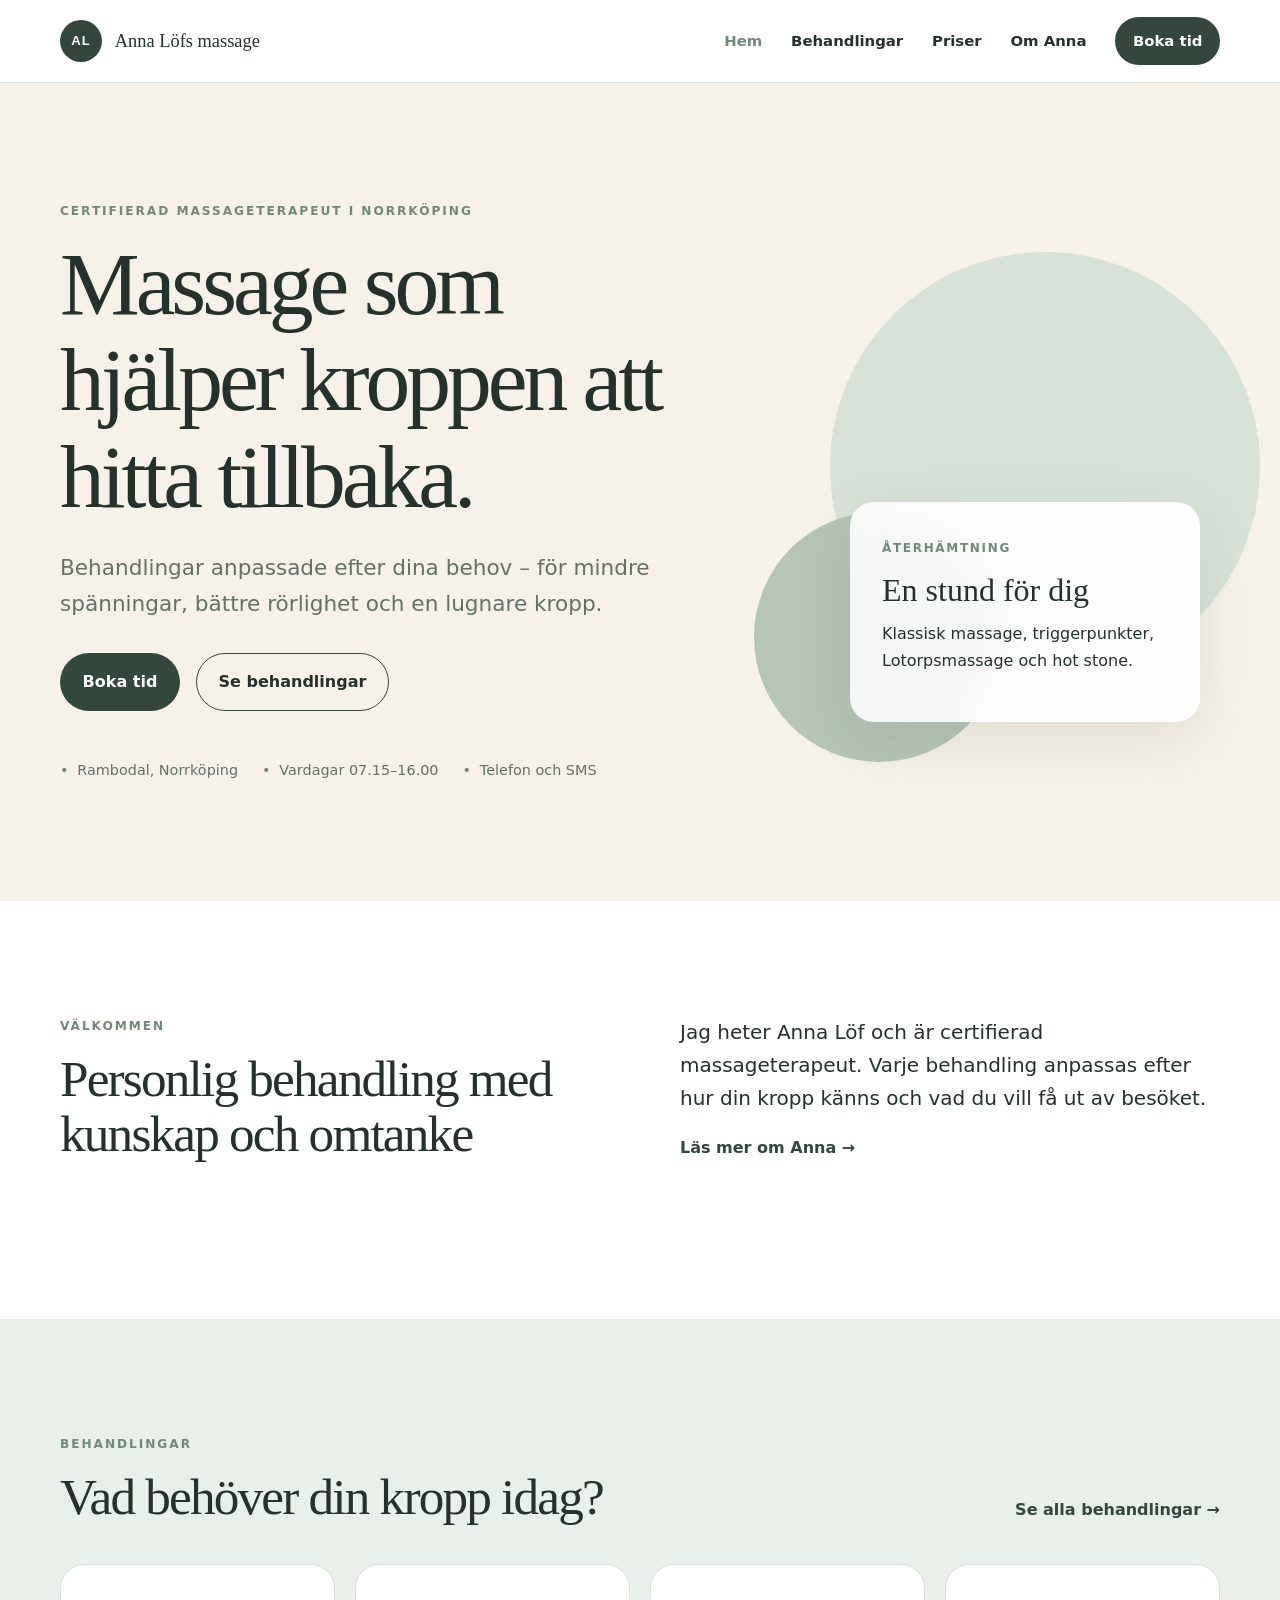
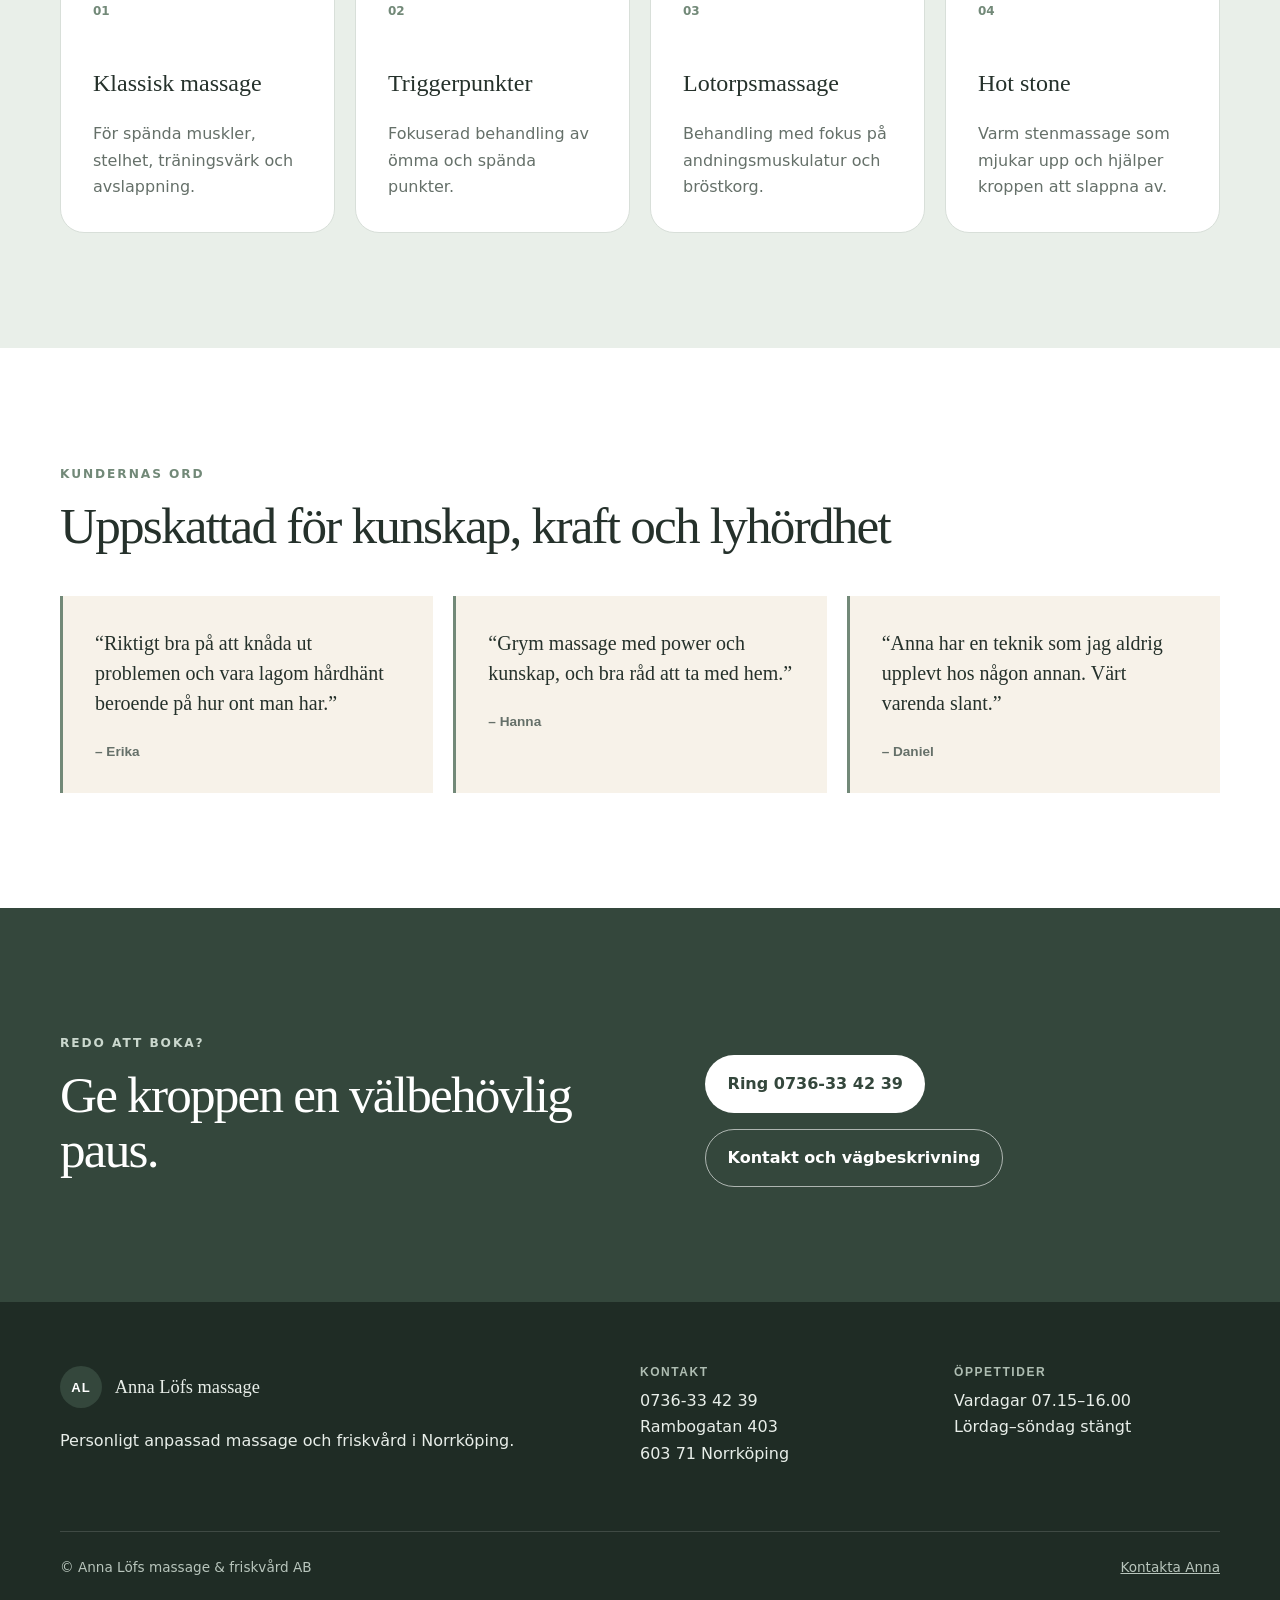
<file: index.html>
<!doctype html>
<html lang="sv">
<head>
  <meta charset="UTF-8">
  <meta name="viewport" content="width=device-width, initial-scale=1.0">
  <meta name="description" content="Certifierad massageterapeut i Norrköping med klassisk massage, triggerpunkter, Lotorpsmassage och hot stone massage.">
  <title>Massage i Norrköping | Anna Löfs massage</title>
  <link rel="stylesheet" href="css/style.css">
  <script src="js/main.js" defer></script>
</head>
<body>

<header class="site-header">
  <div class="container nav-wrap">
    <a class="brand" href="index.html">
      <span class="brand-mark">AL</span>
      <span>Anna Löfs massage</span>
    </a>
    <button class="menu-toggle" type="button" aria-label="Öppna meny" aria-expanded="false">
      <span></span><span></span><span></span>
    </button>
    <nav class="site-nav" aria-label="Huvudmeny">
      <a href="index.html" aria-current="page">Hem</a>
      <a href="behandlingar.html">Behandlingar</a>
      <a href="priser.html">Priser</a>
      <a href="om.html">Om Anna</a>
      <a class="nav-cta" href="kontakt.html">Boka tid</a>
    </nav>
  </div>
</header>

<main>

<section class="hero">
  <div class="container hero-grid">
    <div class="hero-copy">
      <p class="eyebrow">Certifierad massageterapeut i Norrköping</p>
      <h1>Massage som hjälper kroppen att hitta tillbaka.</h1>
      <p class="lead">Behandlingar anpassade efter dina behov – för mindre spänningar, bättre rörlighet och en lugnare kropp.</p>
      <div class="button-row">
        <a class="button primary" href="kontakt.html">Boka tid</a>
        <a class="button secondary" href="behandlingar.html">Se behandlingar</a>
      </div>
      <ul class="hero-facts" aria-label="Snabb information">
        <li>Rambodal, Norrköping</li>
        <li>Vardagar 07.15–16.00</li>
        <li>Telefon och SMS</li>
      </ul>
    </div>
    <div class="hero-art" aria-hidden="true">
      <div class="shape shape-one"></div>
      <div class="shape shape-two"></div>
      <div class="hero-card">
        <span>Återhämtning</span>
        <strong>En stund för dig</strong>
        <p>Klassisk massage, triggerpunkter, Lotorpsmassage och hot stone.</p>
      </div>
    </div>
  </div>
</section>

<section class="section">
  <div class="container intro-grid">
    <div>
      <p class="eyebrow">Välkommen</p>
      <h2>Personlig behandling med kunskap och omtanke</h2>
    </div>
    <div>
      <p class="large-text">Jag heter Anna Löf och är certifierad massageterapeut. Varje behandling anpassas efter hur din kropp känns och vad du vill få ut av besöket.</p>
      <a class="text-link" href="om.html">Läs mer om Anna →</a>
    </div>
  </div>
</section>

<section class="section section-soft">
  <div class="container">
    <div class="section-heading">
      <div>
        <p class="eyebrow">Behandlingar</p>
        <h2>Vad behöver din kropp idag?</h2>
      </div>
      <a class="text-link" href="behandlingar.html">Se alla behandlingar →</a>
    </div>
    <div class="card-grid four">
      <article class="service-card"><span>01</span><h3>Klassisk massage</h3><p>För spända muskler, stelhet, träningsvärk och avslappning.</p></article>
      <article class="service-card"><span>02</span><h3>Triggerpunkter</h3><p>Fokuserad behandling av ömma och spända punkter.</p></article>
      <article class="service-card"><span>03</span><h3>Lotorpsmassage</h3><p>Behandling med fokus på andningsmuskulatur och bröstkorg.</p></article>
      <article class="service-card"><span>04</span><h3>Hot stone</h3><p>Varm stenmassage som mjukar upp och hjälper kroppen att slappna av.</p></article>
    </div>
  </div>
</section>

<section class="section reviews">
  <div class="container">
    <p class="eyebrow">Kundernas ord</p>
    <h2>Uppskattad för kunskap, kraft och lyhördhet</h2>
    <div class="card-grid three">
      <blockquote>“Riktigt bra på att knåda ut problemen och vara lagom hårdhänt beroende på hur ont man har.”<cite>– Erika</cite></blockquote>
      <blockquote>“Grym massage med power och kunskap, och bra råd att ta med hem.”<cite>– Hanna</cite></blockquote>
      <blockquote>“Anna har en teknik som jag aldrig upplevt hos någon annan. Värt varenda slant.”<cite>– Daniel</cite></blockquote>
    </div>
  </div>
</section>

<section class="section cta-section">
  <div class="container cta">
    <div><p class="eyebrow">Redo att boka?</p><h2>Ge kroppen en välbehövlig paus.</h2></div>
    <div class="button-row"><a class="button light" href="tel:+46736334239">Ring 0736-33 42 39</a><a class="button outline-light" href="kontakt.html">Kontakt och vägbeskrivning</a></div>
  </div>
</section>

</main>

<footer class="site-footer">
  <div class="container footer-grid">
    <div>
      <a class="brand footer-brand" href="index.html">
        <span class="brand-mark">AL</span>
        <span>Anna Löfs massage</span>
      </a>
      <p>Personligt anpassad massage och friskvård i Norrköping.</p>
    </div>
    <div>
      <h2>Kontakt</h2>
      <p><a href="tel:+46736334239">0736-33 42 39</a><br>Rambogatan 403<br>603 71 Norrköping</p>
    </div>
    <div>
      <h2>Öppettider</h2>
      <p>Vardagar 07.15–16.00<br>Lördag–söndag stängt</p>
    </div>
  </div>
  <div class="container footer-bottom">
    <span>© <span data-year></span> Anna Löfs massage &amp; friskvård AB</span>
    <a href="kontakt.html">Kontakta Anna</a>
  </div>
</footer>

</body>
</html>
</file>
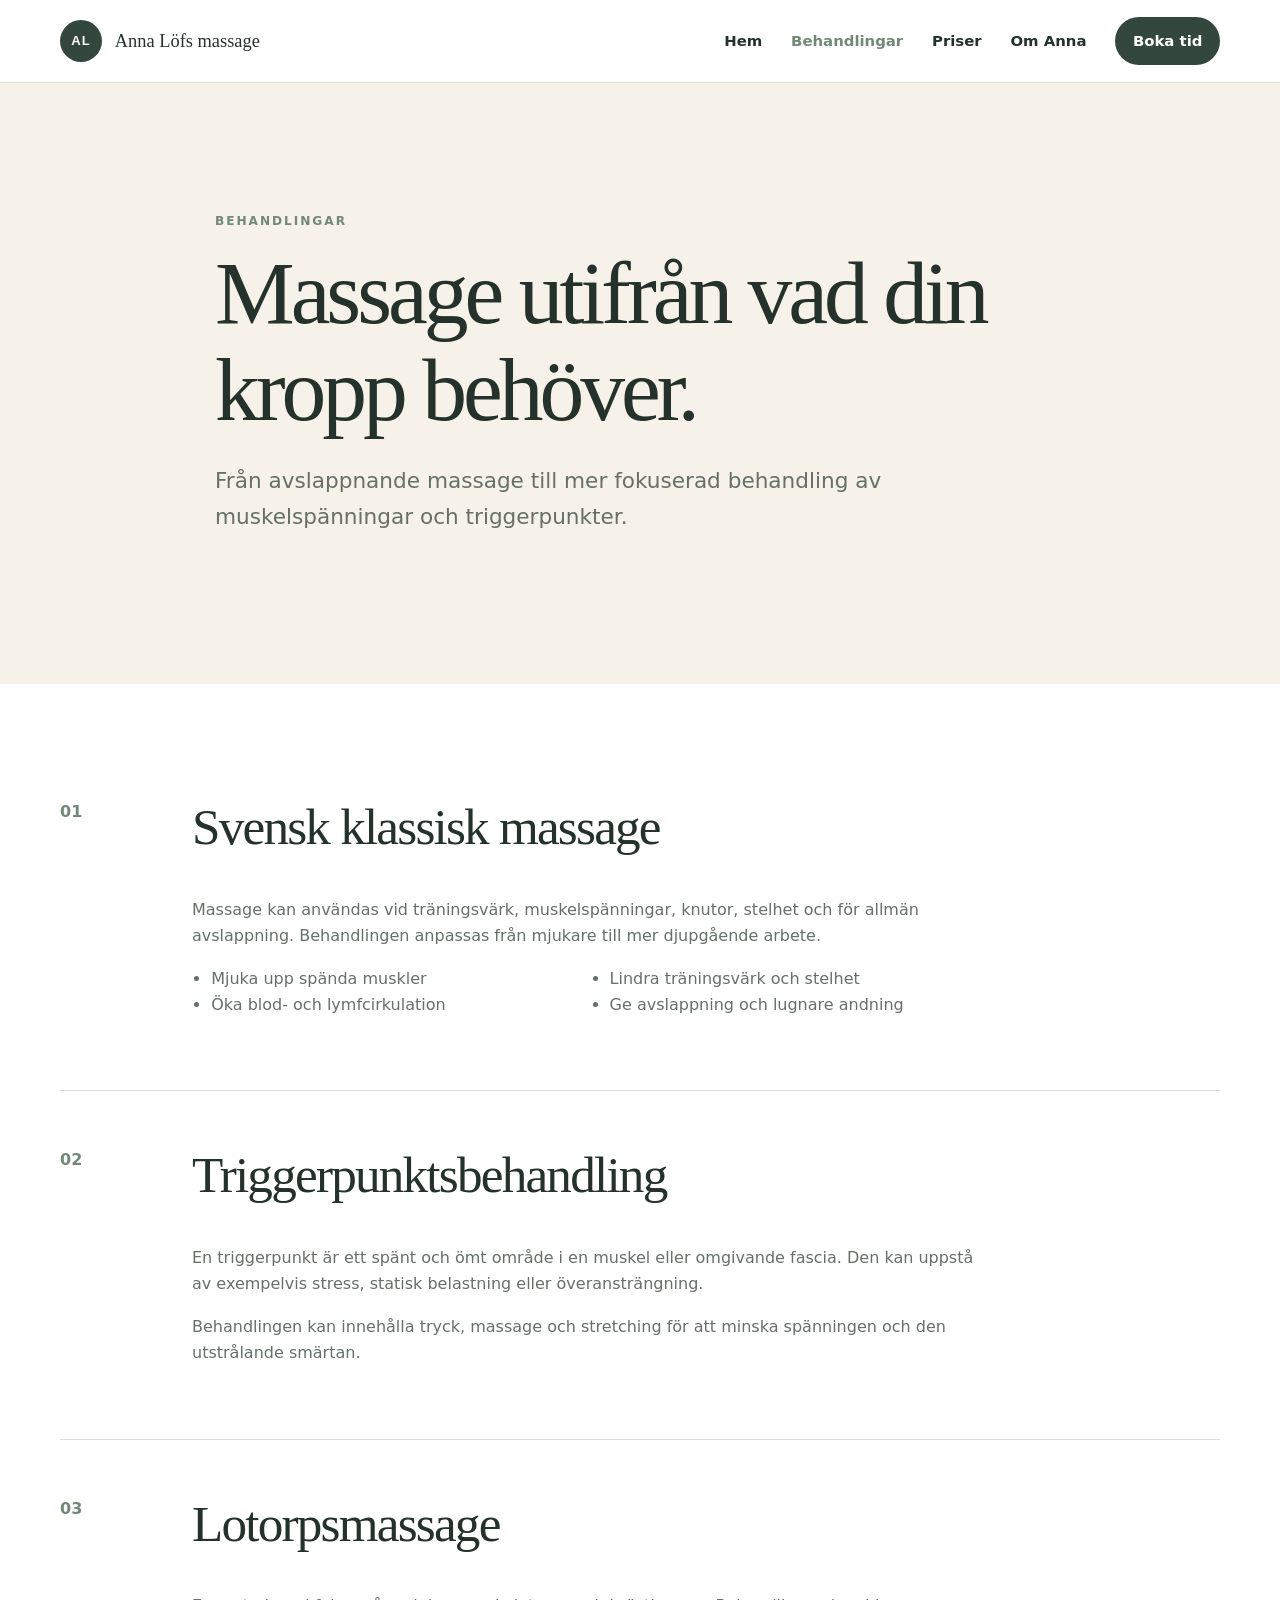
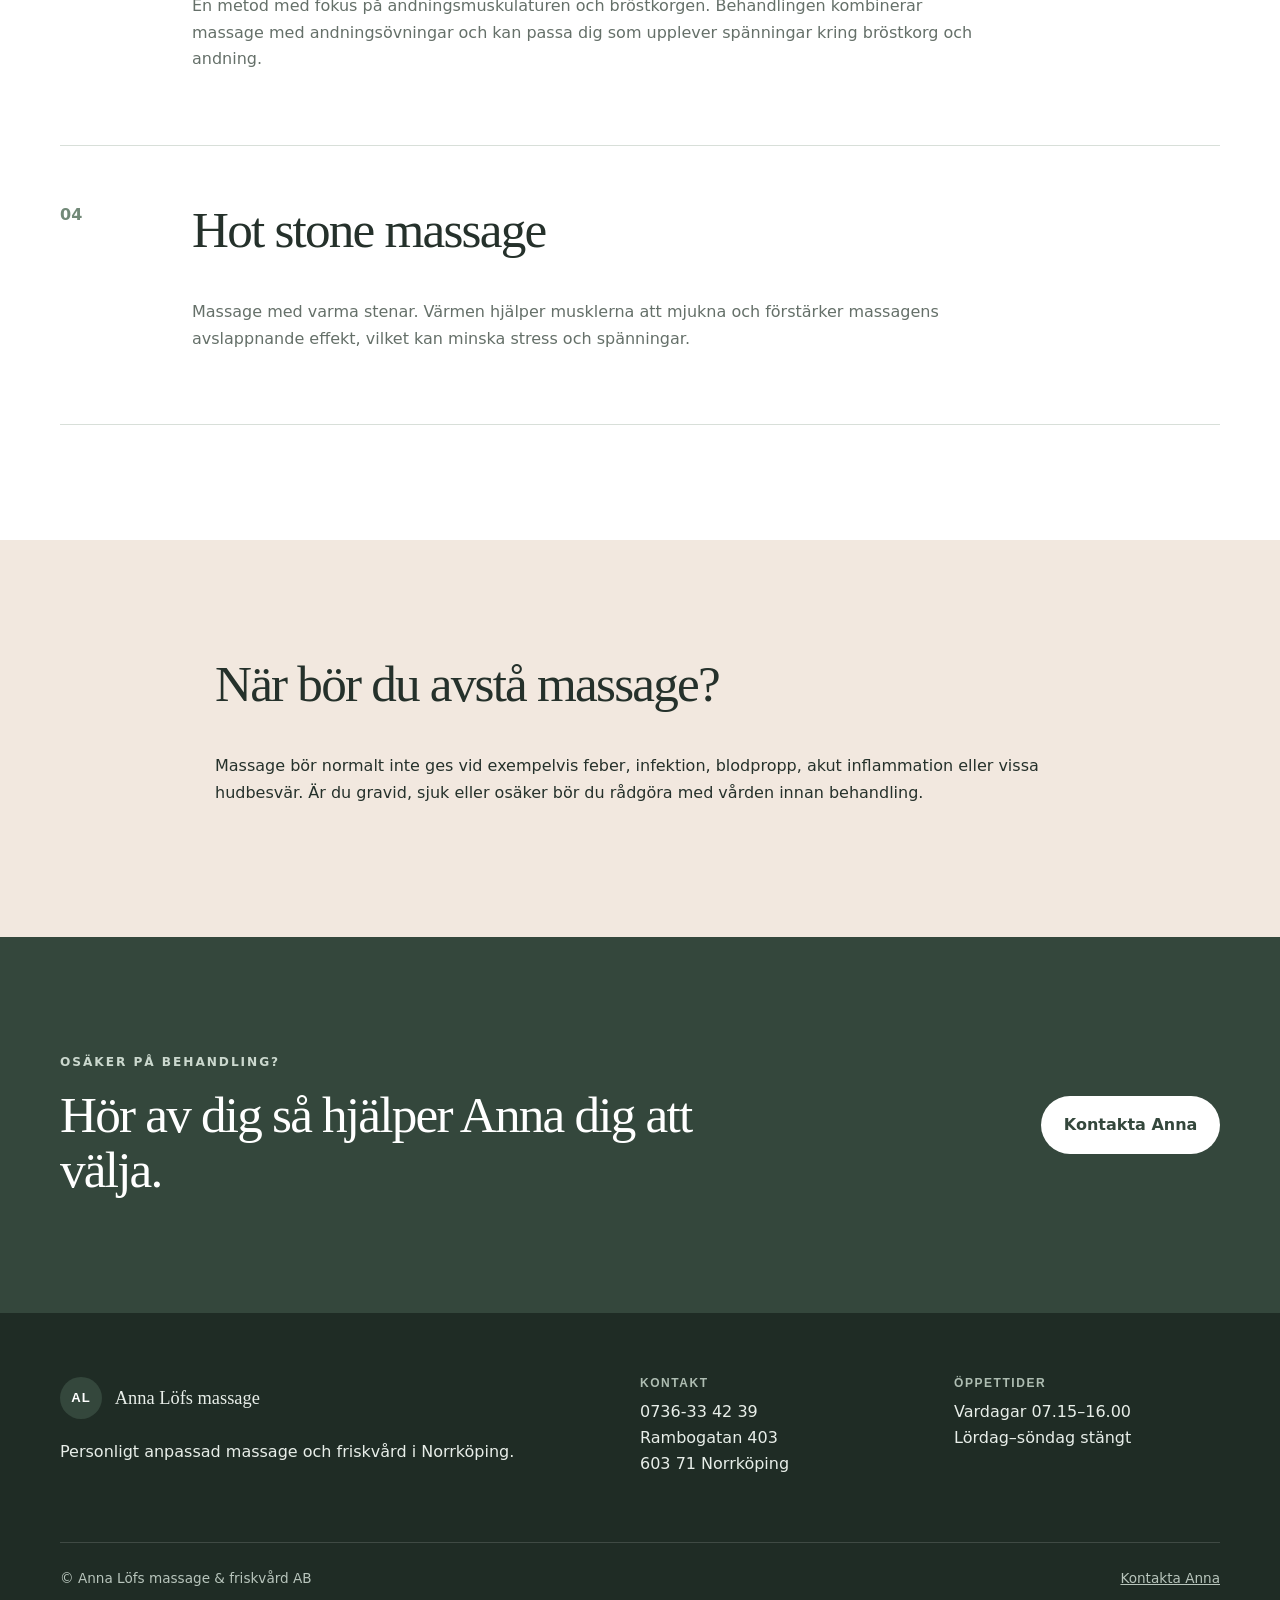
<file: behandlingar.html>
<!doctype html>
<html lang="sv">
<head>
  <meta charset="UTF-8">
  <meta name="viewport" content="width=device-width, initial-scale=1.0">
  <meta name="description" content="Läs om klassisk massage, triggerpunktsbehandling, Lotorpsmassage och hot stone massage i Norrköping.">
  <title>Behandlingar | Anna Löfs massage</title>
  <link rel="stylesheet" href="css/style.css">
  <script src="js/main.js" defer></script>
</head>
<body>

<header class="site-header">
  <div class="container nav-wrap">
    <a class="brand" href="index.html">
      <span class="brand-mark">AL</span>
      <span>Anna Löfs massage</span>
    </a>
    <button class="menu-toggle" type="button" aria-label="Öppna meny" aria-expanded="false">
      <span></span><span></span><span></span>
    </button>
    <nav class="site-nav" aria-label="Huvudmeny">
      <a href="index.html">Hem</a>
      <a href="behandlingar.html" aria-current="page">Behandlingar</a>
      <a href="priser.html">Priser</a>
      <a href="om.html">Om Anna</a>
      <a class="nav-cta" href="kontakt.html">Boka tid</a>
    </nav>
  </div>
</header>

<main>

<section class="page-hero"><div class="container narrow"><p class="eyebrow">Behandlingar</p><h1>Massage utifrån vad din kropp behöver.</h1><p class="lead">Från avslappnande massage till mer fokuserad behandling av muskelspänningar och triggerpunkter.</p></div></section>
<section class="section"><div class="container treatment-list">
  <article class="treatment"><div class="number">01</div><div><h2>Svensk klassisk massage</h2><p>Massage kan användas vid träningsvärk, muskelspänningar, knutor, stelhet och för allmän avslappning. Behandlingen anpassas från mjukare till mer djupgående arbete.</p><ul class="check-list"><li>Mjuka upp spända muskler</li><li>Öka blod- och lymfcirkulation</li><li>Lindra träningsvärk och stelhet</li><li>Ge avslappning och lugnare andning</li></ul></div></article>
  <article class="treatment"><div class="number">02</div><div><h2>Triggerpunktsbehandling</h2><p>En triggerpunkt är ett spänt och ömt område i en muskel eller omgivande fascia. Den kan uppstå av exempelvis stress, statisk belastning eller överansträngning.</p><p>Behandlingen kan innehålla tryck, massage och stretching för att minska spänningen och den utstrålande smärtan.</p></div></article>
  <article class="treatment"><div class="number">03</div><div><h2>Lotorpsmassage</h2><p>En metod med fokus på andningsmuskulaturen och bröstkorgen. Behandlingen kombinerar massage med andningsövningar och kan passa dig som upplever spänningar kring bröstkorg och andning.</p></div></article>
  <article class="treatment"><div class="number">04</div><div><h2>Hot stone massage</h2><p>Massage med varma stenar. Värmen hjälper musklerna att mjukna och förstärker massagens avslappnande effekt, vilket kan minska stress och spänningar.</p></div></article>
</div></section>
<section class="section notice"><div class="container narrow"><h2>När bör du avstå massage?</h2><p>Massage bör normalt inte ges vid exempelvis feber, infektion, blodpropp, akut inflammation eller vissa hudbesvär. Är du gravid, sjuk eller osäker bör du rådgöra med vården innan behandling.</p></div></section>
<section class="section cta-section"><div class="container cta"><div><p class="eyebrow">Osäker på behandling?</p><h2>Hör av dig så hjälper Anna dig att välja.</h2></div><a class="button light" href="kontakt.html">Kontakta Anna</a></div></section>

</main>

<footer class="site-footer">
  <div class="container footer-grid">
    <div>
      <a class="brand footer-brand" href="index.html">
        <span class="brand-mark">AL</span>
        <span>Anna Löfs massage</span>
      </a>
      <p>Personligt anpassad massage och friskvård i Norrköping.</p>
    </div>
    <div>
      <h2>Kontakt</h2>
      <p><a href="tel:+46736334239">0736-33 42 39</a><br>Rambogatan 403<br>603 71 Norrköping</p>
    </div>
    <div>
      <h2>Öppettider</h2>
      <p>Vardagar 07.15–16.00<br>Lördag–söndag stängt</p>
    </div>
  </div>
  <div class="container footer-bottom">
    <span>© <span data-year></span> Anna Löfs massage &amp; friskvård AB</span>
    <a href="kontakt.html">Kontakta Anna</a>
  </div>
</footer>

</body>
</html>
</file>
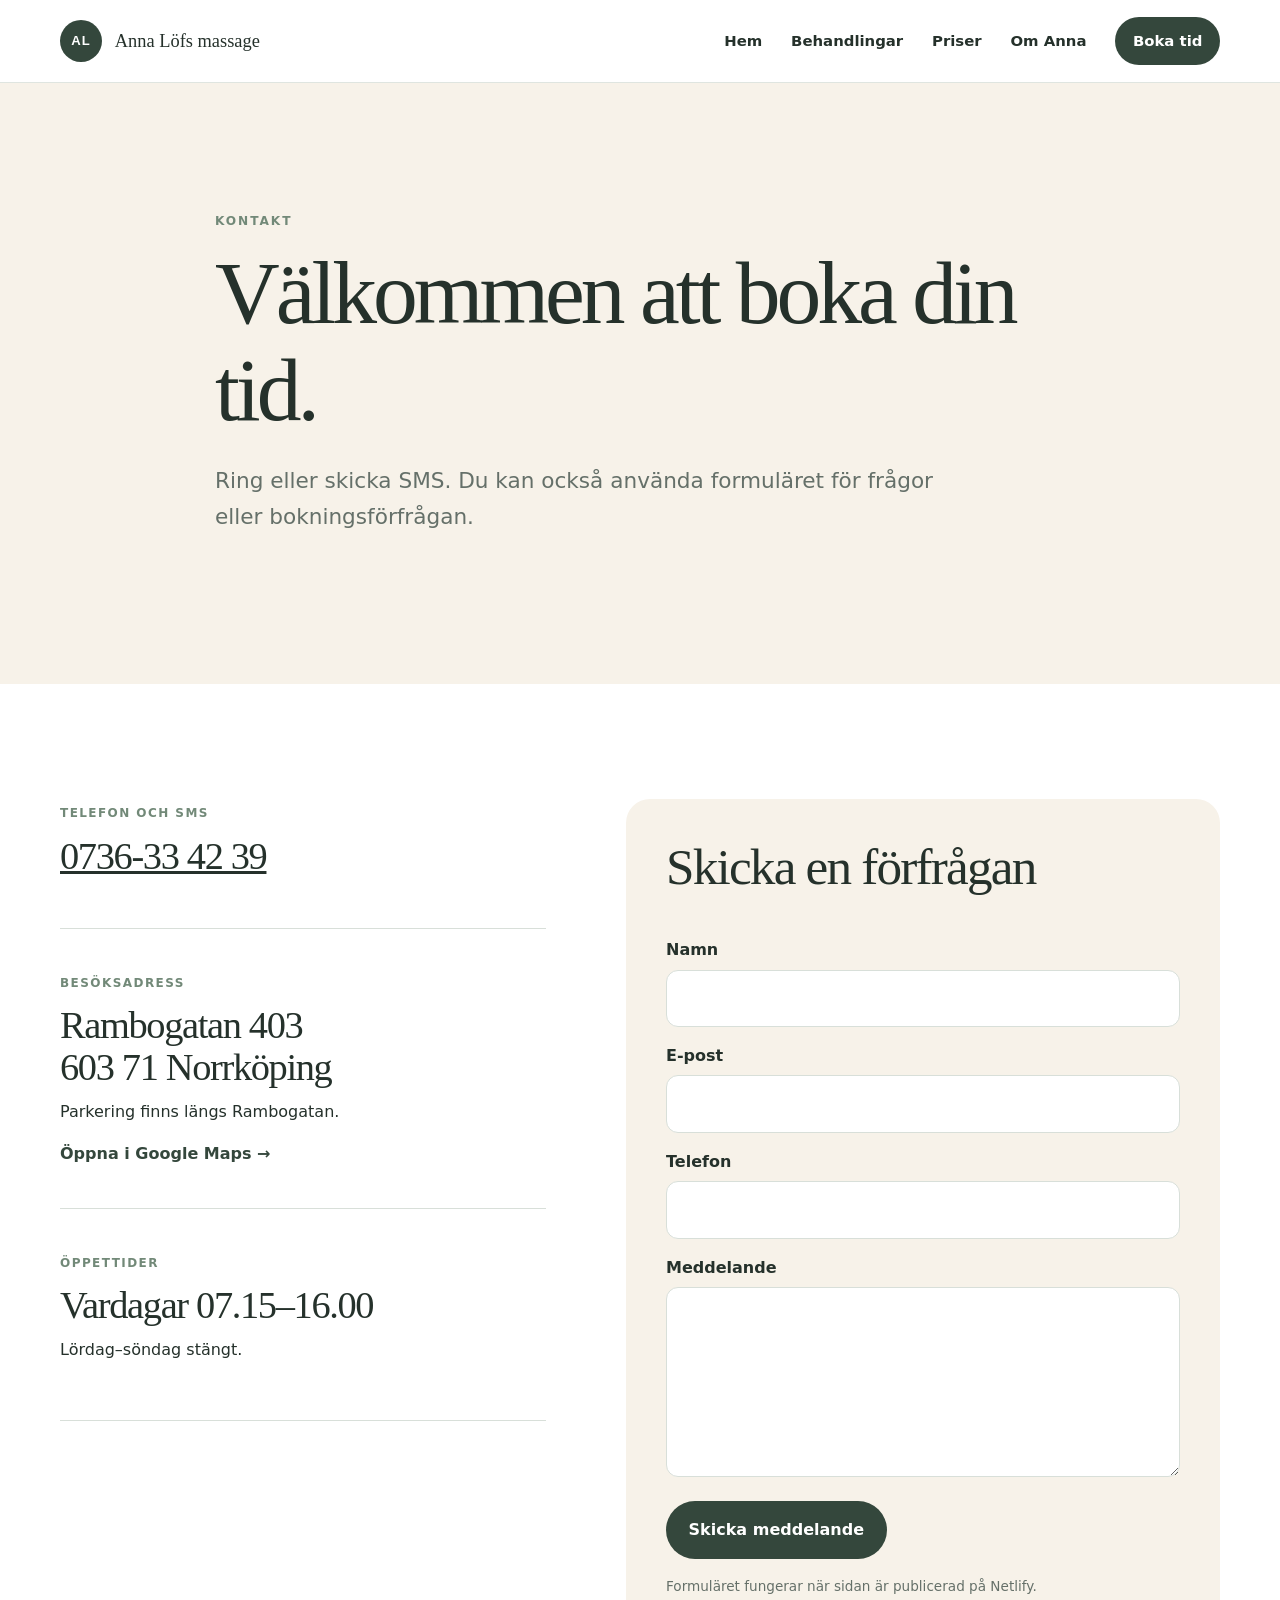
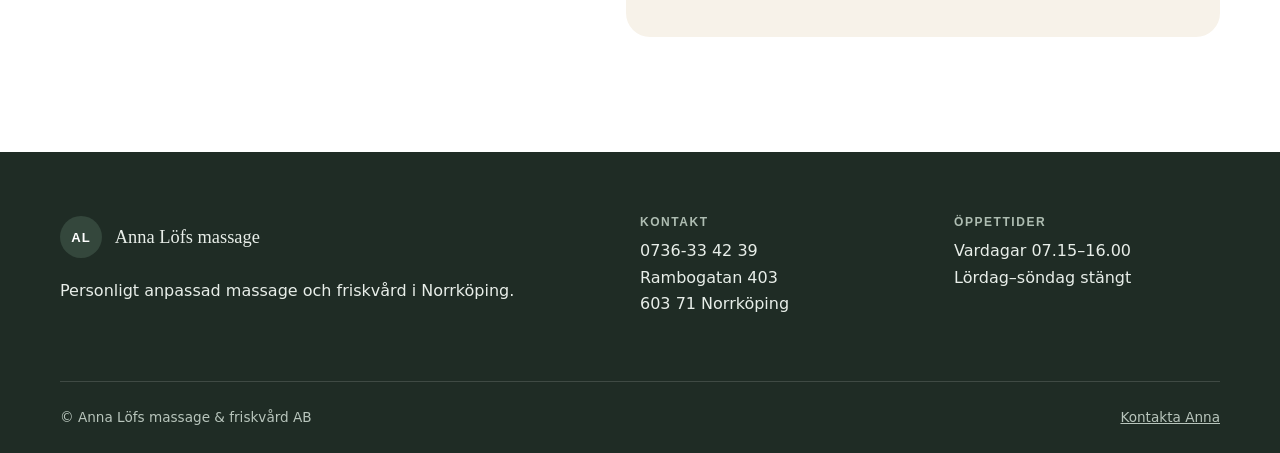
<file: kontakt.html>
<!doctype html>
<html lang="sv">
<head>
  <meta charset="UTF-8">
  <meta name="viewport" content="width=device-width, initial-scale=1.0">
  <meta name="description" content="Kontakta Anna Löfs massage i Norrköping för bokning, frågor och vägbeskrivning.">
  <title>Kontakt och bokning | Anna Löfs massage</title>
  <link rel="stylesheet" href="css/style.css">
  <script src="js/main.js" defer></script>
</head>
<body>

<header class="site-header">
  <div class="container nav-wrap">
    <a class="brand" href="index.html">
      <span class="brand-mark">AL</span>
      <span>Anna Löfs massage</span>
    </a>
    <button class="menu-toggle" type="button" aria-label="Öppna meny" aria-expanded="false">
      <span></span><span></span><span></span>
    </button>
    <nav class="site-nav" aria-label="Huvudmeny">
      <a href="index.html">Hem</a>
      <a href="behandlingar.html">Behandlingar</a>
      <a href="priser.html">Priser</a>
      <a href="om.html">Om Anna</a>
      <a class="nav-cta" href="kontakt.html" aria-current="page">Boka tid</a>
    </nav>
  </div>
</header>

<main>

<section class="page-hero"><div class="container narrow"><p class="eyebrow">Kontakt</p><h1>Välkommen att boka din tid.</h1><p class="lead">Ring eller skicka SMS. Du kan också använda formuläret för frågor eller bokningsförfrågan.</p></div></section>
<section class="section"><div class="container contact-grid">
  <div class="contact-details">
    <article><span>Telefon och SMS</span><h2><a href="tel:+46736334239">0736-33 42 39</a></h2></article>
    <article><span>Besöksadress</span><h2>Rambogatan 403<br>603 71 Norrköping</h2><p>Parkering finns längs Rambogatan.</p><a class="text-link" href="https://maps.google.com/?q=Rambogatan+403+Norrköping" target="_blank" rel="noopener">Öppna i Google Maps →</a></article>
    <article><span>Öppettider</span><h2>Vardagar 07.15–16.00</h2><p>Lördag–söndag stängt.</p></article>
  </div>
  <form class="contact-form" name="kontakt" method="POST" data-netlify="true">
    <input type="hidden" name="form-name" value="kontakt">
    <h2>Skicka en förfrågan</h2>
    <label>Namn<input type="text" name="namn" autocomplete="name" required></label>
    <label>E-post<input type="email" name="email" autocomplete="email" required></label>
    <label>Telefon<input type="tel" name="telefon" autocomplete="tel"></label>
    <label>Meddelande<textarea name="meddelande" rows="6" required></textarea></label>
    <button class="button primary" type="submit">Skicka meddelande</button>
    <p class="form-note">Formuläret fungerar när sidan är publicerad på Netlify.</p>
  </form>
</div></section>

</main>

<footer class="site-footer">
  <div class="container footer-grid">
    <div>
      <a class="brand footer-brand" href="index.html">
        <span class="brand-mark">AL</span>
        <span>Anna Löfs massage</span>
      </a>
      <p>Personligt anpassad massage och friskvård i Norrköping.</p>
    </div>
    <div>
      <h2>Kontakt</h2>
      <p><a href="tel:+46736334239">0736-33 42 39</a><br>Rambogatan 403<br>603 71 Norrköping</p>
    </div>
    <div>
      <h2>Öppettider</h2>
      <p>Vardagar 07.15–16.00<br>Lördag–söndag stängt</p>
    </div>
  </div>
  <div class="container footer-bottom">
    <span>© <span data-year></span> Anna Löfs massage &amp; friskvård AB</span>
    <a href="kontakt.html">Kontakta Anna</a>
  </div>
</footer>

</body>
</html>
</file>
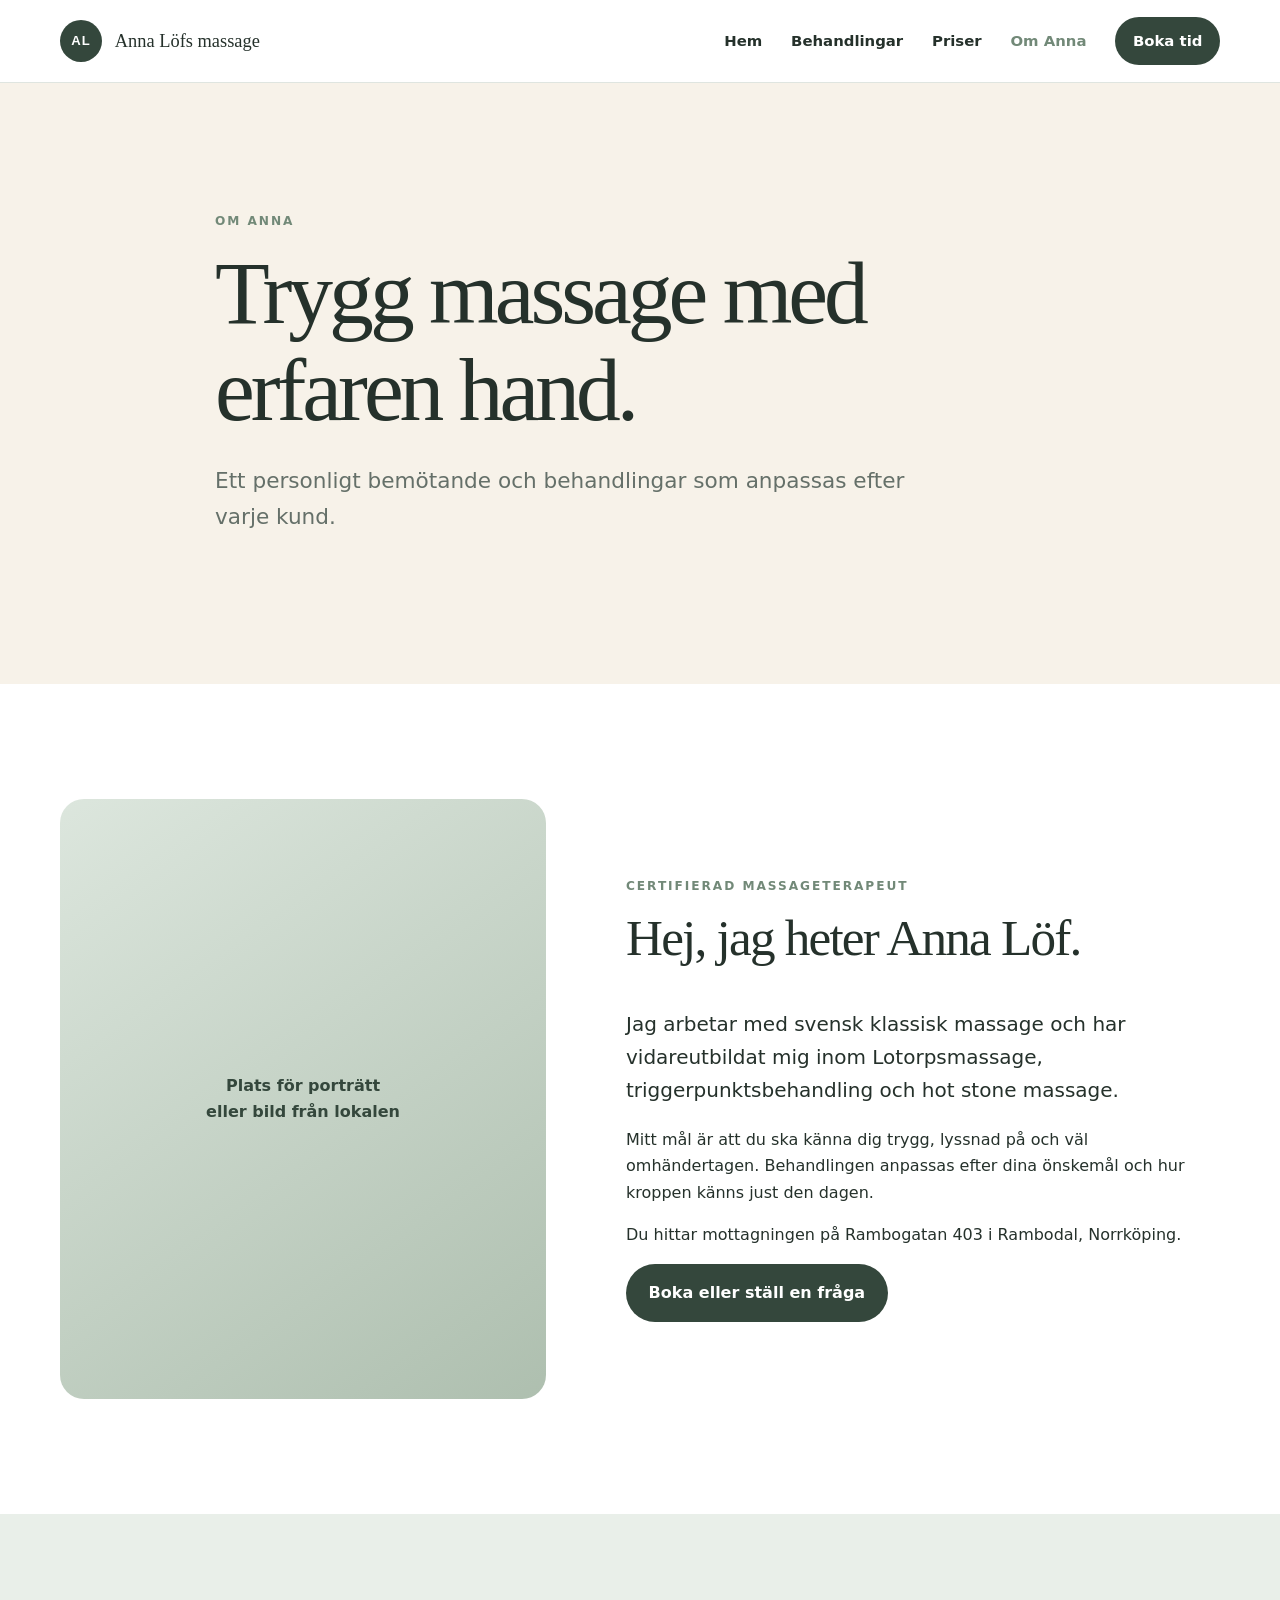
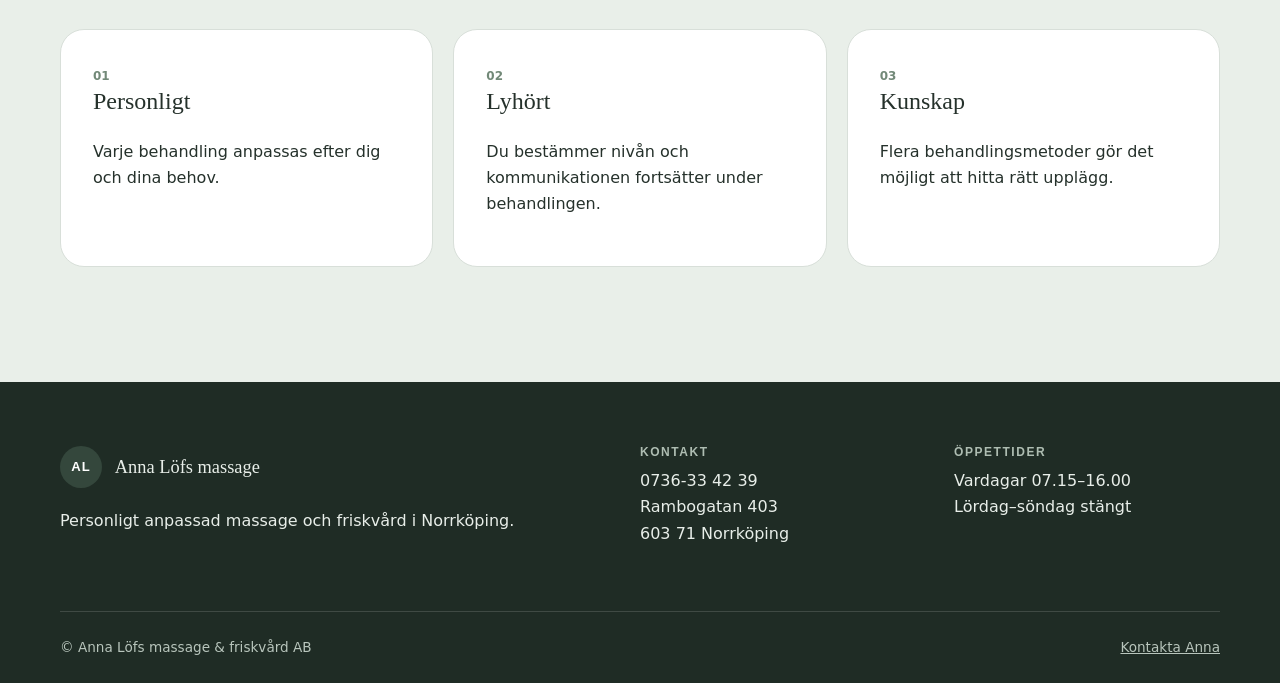
<file: om.html>
<!doctype html>
<html lang="sv">
<head>
  <meta charset="UTF-8">
  <meta name="viewport" content="width=device-width, initial-scale=1.0">
  <meta name="description" content="Lär känna Anna Löf, certifierad massageterapeut i Norrköping.">
  <title>Om Anna | Anna Löfs massage</title>
  <link rel="stylesheet" href="css/style.css">
  <script src="js/main.js" defer></script>
</head>
<body>

<header class="site-header">
  <div class="container nav-wrap">
    <a class="brand" href="index.html">
      <span class="brand-mark">AL</span>
      <span>Anna Löfs massage</span>
    </a>
    <button class="menu-toggle" type="button" aria-label="Öppna meny" aria-expanded="false">
      <span></span><span></span><span></span>
    </button>
    <nav class="site-nav" aria-label="Huvudmeny">
      <a href="index.html">Hem</a>
      <a href="behandlingar.html">Behandlingar</a>
      <a href="priser.html">Priser</a>
      <a href="om.html" aria-current="page">Om Anna</a>
      <a class="nav-cta" href="kontakt.html">Boka tid</a>
    </nav>
  </div>
</header>

<main>

<section class="page-hero"><div class="container narrow"><p class="eyebrow">Om Anna</p><h1>Trygg massage med erfaren hand.</h1><p class="lead">Ett personligt bemötande och behandlingar som anpassas efter varje kund.</p></div></section>
<section class="section"><div class="container about-grid">
  <div class="portrait-placeholder"><div>Plats för porträtt<br>eller bild från lokalen</div></div>
  <div><p class="eyebrow">Certifierad massageterapeut</p><h2>Hej, jag heter Anna Löf.</h2><p class="large-text">Jag arbetar med svensk klassisk massage och har vidareutbildat mig inom Lotorpsmassage, triggerpunktsbehandling och hot stone massage.</p><p>Mitt mål är att du ska känna dig trygg, lyssnad på och väl omhändertagen. Behandlingen anpassas efter dina önskemål och hur kroppen känns just den dagen.</p><p>Du hittar mottagningen på Rambogatan 403 i Rambodal, Norrköping.</p><a class="button primary" href="kontakt.html">Boka eller ställ en fråga</a></div>
</div></section>
<section class="section section-soft"><div class="container values-grid">
  <article><span>01</span><h3>Personligt</h3><p>Varje behandling anpassas efter dig och dina behov.</p></article>
  <article><span>02</span><h3>Lyhört</h3><p>Du bestämmer nivån och kommunikationen fortsätter under behandlingen.</p></article>
  <article><span>03</span><h3>Kunskap</h3><p>Flera behandlingsmetoder gör det möjligt att hitta rätt upplägg.</p></article>
</div></section>

</main>

<footer class="site-footer">
  <div class="container footer-grid">
    <div>
      <a class="brand footer-brand" href="index.html">
        <span class="brand-mark">AL</span>
        <span>Anna Löfs massage</span>
      </a>
      <p>Personligt anpassad massage och friskvård i Norrköping.</p>
    </div>
    <div>
      <h2>Kontakt</h2>
      <p><a href="tel:+46736334239">0736-33 42 39</a><br>Rambogatan 403<br>603 71 Norrköping</p>
    </div>
    <div>
      <h2>Öppettider</h2>
      <p>Vardagar 07.15–16.00<br>Lördag–söndag stängt</p>
    </div>
  </div>
  <div class="container footer-bottom">
    <span>© <span data-year></span> Anna Löfs massage &amp; friskvård AB</span>
    <a href="kontakt.html">Kontakta Anna</a>
  </div>
</footer>

</body>
</html>
</file>
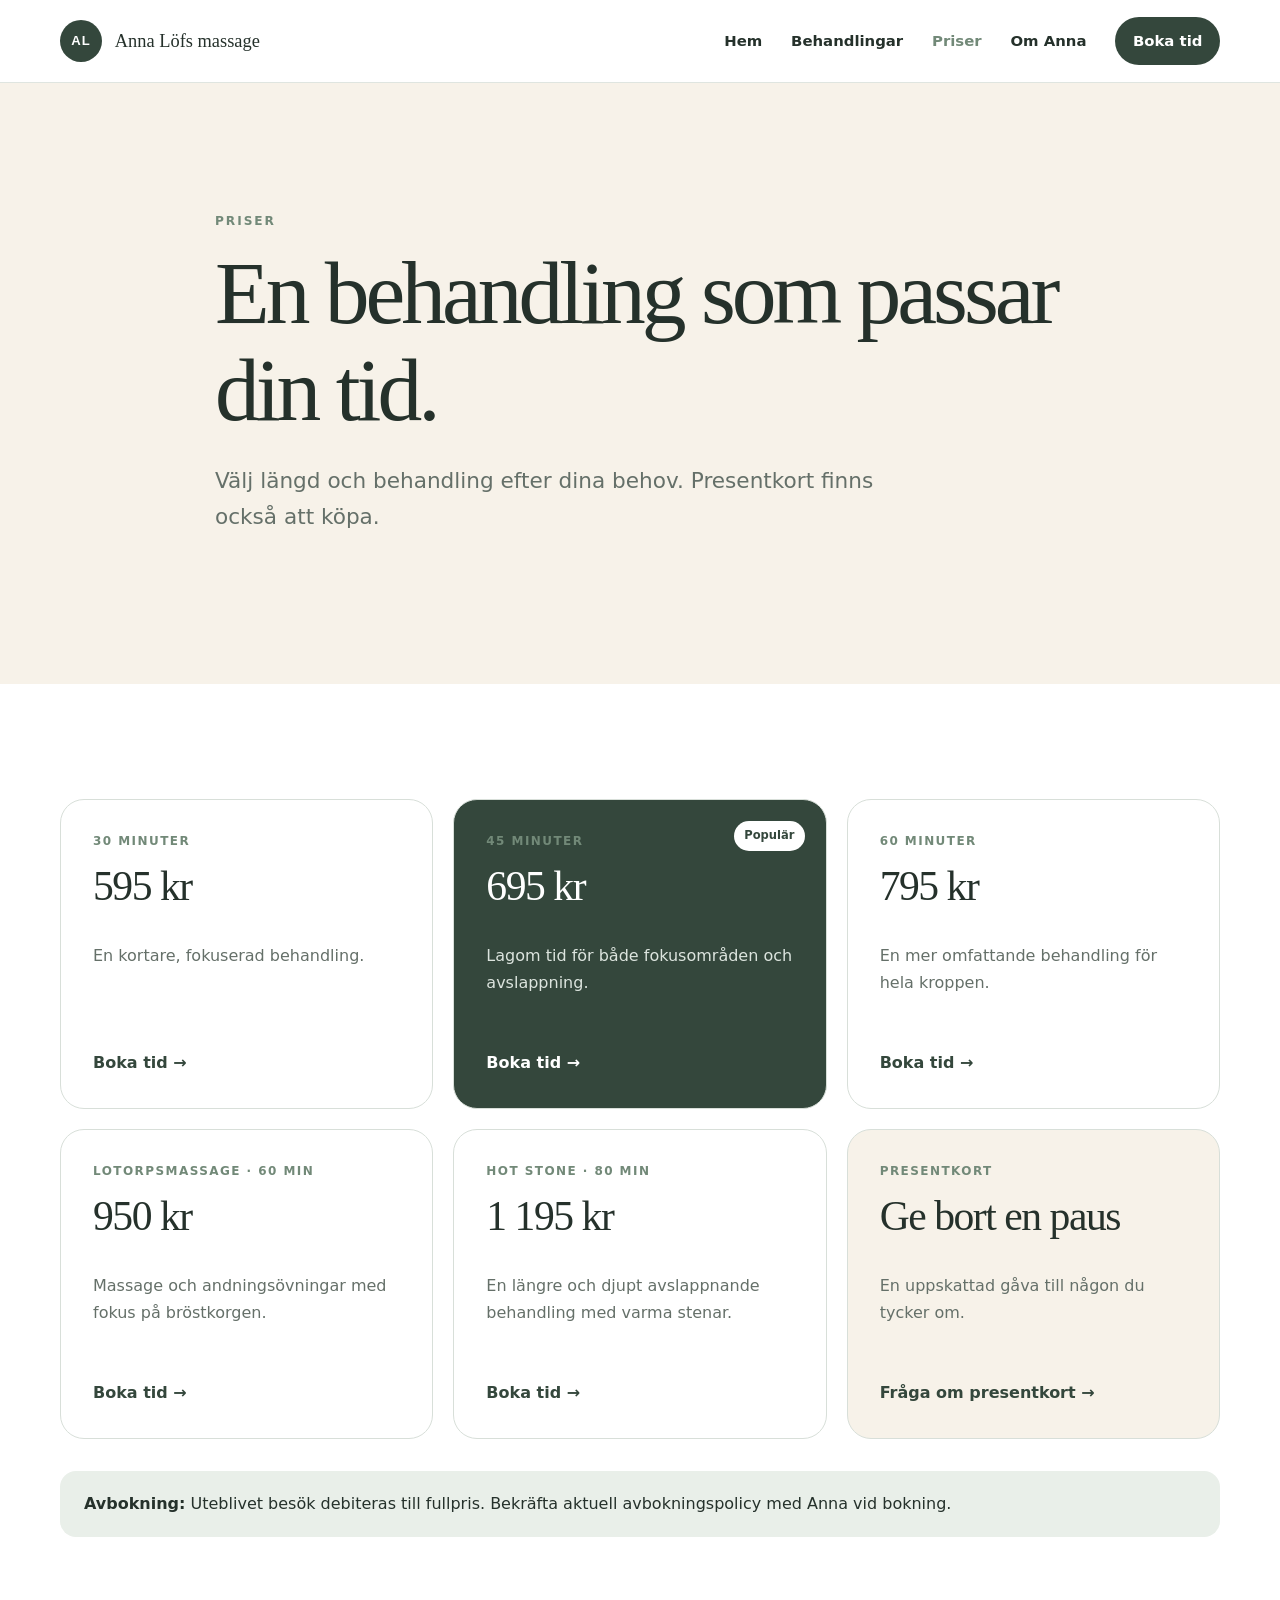
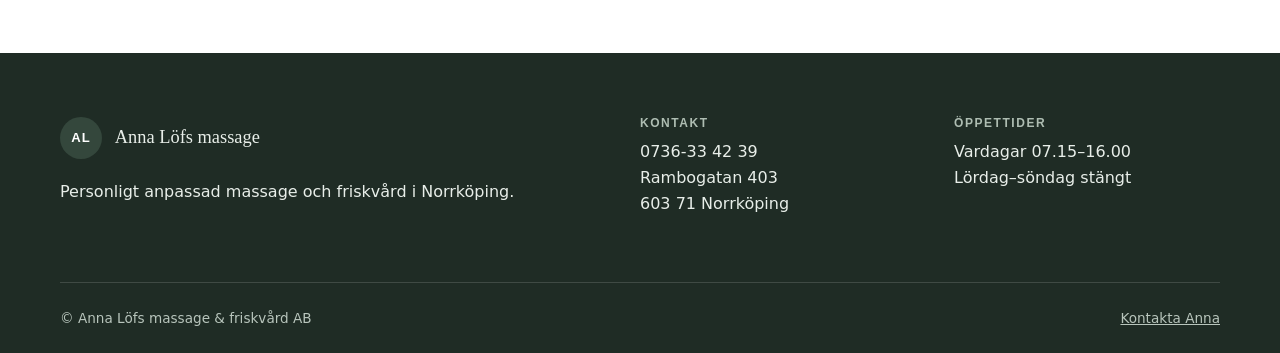
<file: priser.html>
<!doctype html>
<html lang="sv">
<head>
  <meta charset="UTF-8">
  <meta name="viewport" content="width=device-width, initial-scale=1.0">
  <meta name="description" content="Priser för massage, Lotorpsmassage och hot stone massage hos Anna Löfs massage i Norrköping.">
  <title>Priser | Anna Löfs massage</title>
  <link rel="stylesheet" href="css/style.css">
  <script src="js/main.js" defer></script>
</head>
<body>

<header class="site-header">
  <div class="container nav-wrap">
    <a class="brand" href="index.html">
      <span class="brand-mark">AL</span>
      <span>Anna Löfs massage</span>
    </a>
    <button class="menu-toggle" type="button" aria-label="Öppna meny" aria-expanded="false">
      <span></span><span></span><span></span>
    </button>
    <nav class="site-nav" aria-label="Huvudmeny">
      <a href="index.html">Hem</a>
      <a href="behandlingar.html">Behandlingar</a>
      <a href="priser.html" aria-current="page">Priser</a>
      <a href="om.html">Om Anna</a>
      <a class="nav-cta" href="kontakt.html">Boka tid</a>
    </nav>
  </div>
</header>

<main>

<section class="page-hero"><div class="container narrow"><p class="eyebrow">Priser</p><h1>En behandling som passar din tid.</h1><p class="lead">Välj längd och behandling efter dina behov. Presentkort finns också att köpa.</p></div></section>
<section class="section"><div class="container">
  <div class="pricing-grid">
    <article class="price-card"><p class="duration">30 minuter</p><h2>595 kr</h2><p>En kortare, fokuserad behandling.</p><a class="text-link" href="kontakt.html">Boka tid →</a></article>
    <article class="price-card featured"><span class="badge">Populär</span><p class="duration">45 minuter</p><h2>695 kr</h2><p>Lagom tid för både fokusområden och avslappning.</p><a class="text-link" href="kontakt.html">Boka tid →</a></article>
    <article class="price-card"><p class="duration">60 minuter</p><h2>795 kr</h2><p>En mer omfattande behandling för hela kroppen.</p><a class="text-link" href="kontakt.html">Boka tid →</a></article>
    <article class="price-card"><p class="duration">Lotorpsmassage · 60 min</p><h2>950 kr</h2><p>Massage och andningsövningar med fokus på bröstkorgen.</p><a class="text-link" href="kontakt.html">Boka tid →</a></article>
    <article class="price-card"><p class="duration">Hot stone · 80 min</p><h2>1 195 kr</h2><p>En längre och djupt avslappnande behandling med varma stenar.</p><a class="text-link" href="kontakt.html">Boka tid →</a></article>
    <article class="price-card gift"><p class="duration">Presentkort</p><h2>Ge bort en paus</h2><p>En uppskattad gåva till någon du tycker om.</p><a class="text-link" href="kontakt.html">Fråga om presentkort →</a></article>
  </div>
  <div class="policy"><strong>Avbokning:</strong> Uteblivet besök debiteras till fullpris. Bekräfta aktuell avbokningspolicy med Anna vid bokning.</div>
</div></section>

</main>

<footer class="site-footer">
  <div class="container footer-grid">
    <div>
      <a class="brand footer-brand" href="index.html">
        <span class="brand-mark">AL</span>
        <span>Anna Löfs massage</span>
      </a>
      <p>Personligt anpassad massage och friskvård i Norrköping.</p>
    </div>
    <div>
      <h2>Kontakt</h2>
      <p><a href="tel:+46736334239">0736-33 42 39</a><br>Rambogatan 403<br>603 71 Norrköping</p>
    </div>
    <div>
      <h2>Öppettider</h2>
      <p>Vardagar 07.15–16.00<br>Lördag–söndag stängt</p>
    </div>
  </div>
  <div class="container footer-bottom">
    <span>© <span data-year></span> Anna Löfs massage &amp; friskvård AB</span>
    <a href="kontakt.html">Kontakta Anna</a>
  </div>
</footer>

</body>
</html>
</file>
<file: css/style.css>
:root{--ink:#25312b;--muted:#657069;--cream:#f7f2e9;--soft:#e9efe9;--sage:#728978;--dark:#34473c;--white:#fff;--line:#d8dfd9;--shadow:0 20px 60px rgba(37,49,43,.10);--radius:24px;--max:1160px}
*{box-sizing:border-box}html{scroll-behavior:smooth}body{margin:0;font-family:Inter,ui-sans-serif,system-ui,-apple-system,"Segoe UI",sans-serif;color:var(--ink);background:#fff;line-height:1.65}a{color:inherit}h1,h2,h3,p{margin-top:0}h1,h2,h3{font-family:Georgia,"Times New Roman",serif;line-height:1.08;font-weight:500}h1{font-size:clamp(3rem,7vw,6.4rem);letter-spacing:-.045em;margin-bottom:1.5rem}h2{font-size:clamp(2.1rem,4vw,3.7rem);letter-spacing:-.035em}h3{font-size:1.5rem}.container{width:min(calc(100% - 2.5rem),var(--max));margin-inline:auto}.narrow{max-width:850px}.eyebrow{text-transform:uppercase;letter-spacing:.16em;font-size:.76rem;font-weight:800;color:var(--sage);margin-bottom:.9rem}.lead{font-size:clamp(1.1rem,2vw,1.35rem);max-width:720px;color:var(--muted)}.large-text{font-size:1.25rem}.section{padding:clamp(4.5rem,9vw,8rem) 0}.section-soft{background:var(--soft)}.site-header{position:sticky;top:0;z-index:20;background:rgba(255,255,255,.9);backdrop-filter:blur(16px);border-bottom:1px solid rgba(216,223,217,.8)}.nav-wrap{min-height:82px;display:flex;align-items:center;justify-content:space-between}.brand{display:flex;align-items:center;gap:.8rem;font-family:Georgia,serif;text-decoration:none;font-size:1.15rem}.brand-mark{display:grid;place-items:center;width:42px;height:42px;border-radius:50%;background:var(--dark);color:#fff;font:700 .82rem/1 Inter,sans-serif;letter-spacing:.08em}.site-nav{display:flex;align-items:center;gap:1.8rem}.site-nav a{text-decoration:none;font-size:.93rem;font-weight:650}.site-nav a[aria-current="page"]{color:var(--sage)}.nav-cta{padding:.72rem 1.1rem;border-radius:99px;background:var(--dark);color:#fff!important}.menu-toggle{display:none;border:0;background:none;padding:.4rem}.menu-toggle span{display:block;width:25px;height:2px;background:var(--ink);margin:5px}.hero{min-height:calc(100svh - 82px);display:grid;align-items:center;background:var(--cream);overflow:hidden}.hero-grid{display:grid;grid-template-columns:1.15fr .85fr;gap:4rem;align-items:center;padding-block:5rem}.hero-copy h1{max-width:800px}.button-row{display:flex;gap:1rem;flex-wrap:wrap;margin-top:2rem}.button{display:inline-flex;align-items:center;justify-content:center;border:1px solid transparent;border-radius:999px;padding:.92rem 1.35rem;font-weight:750;text-decoration:none;cursor:pointer;font:inherit;font-weight:750}.primary{background:var(--dark);color:#fff}.secondary{border-color:var(--dark)}.light{background:#fff;color:var(--dark)}.outline-light{border-color:rgba(255,255,255,.6);color:#fff}.hero-facts{display:flex;flex-wrap:wrap;gap:1.5rem;list-style:none;padding:0;margin:3rem 0 0;color:var(--muted);font-size:.9rem}.hero-facts li:before{content:"•";color:var(--sage);margin-right:.55rem}.hero-art{position:relative;min-height:560px}.shape{position:absolute;border-radius:50%}.shape-one{width:430px;height:430px;background:#d8e2d9;right:-40px;top:40px}.shape-two{width:250px;height:250px;background:#b6c5b8;left:0;bottom:10px}.hero-card{position:absolute;right:20px;bottom:50px;width:min(350px,90%);padding:2rem;border-radius:var(--radius);background:rgba(255,255,255,.88);backdrop-filter:blur(12px);box-shadow:var(--shadow)}.hero-card span{font-size:.75rem;text-transform:uppercase;letter-spacing:.14em;color:var(--sage);font-weight:800}.hero-card strong{display:block;font:500 2rem/1.1 Georgia,serif;margin:.8rem 0}.intro-grid{display:grid;grid-template-columns:1fr 1fr;gap:5rem}.section-heading{display:flex;align-items:end;justify-content:space-between;gap:2rem;margin-bottom:2.5rem}.section-heading h2{margin-bottom:0}.text-link{font-weight:750;text-decoration:none;color:var(--dark)}.card-grid{display:grid;gap:1.25rem}.card-grid.four{grid-template-columns:repeat(4,1fr)}.card-grid.three{grid-template-columns:repeat(3,1fr)}.service-card,.price-card,.values-grid article{padding:2rem;border-radius:var(--radius);background:#fff;border:1px solid var(--line)}.service-card span,.values-grid span{font-size:.75rem;font-weight:800;color:var(--sage)}.service-card h3{margin-top:3rem}.service-card p{color:var(--muted);margin-bottom:0}.reviews blockquote{margin:0;padding:2rem;border-left:3px solid var(--sage);background:var(--cream);font:500 1.25rem/1.5 Georgia,serif}.reviews cite{display:block;font:700 .85rem/1.4 Inter,sans-serif;margin-top:1.5rem;color:var(--muted)}.cta-section{background:var(--dark);color:#fff}.cta{display:flex;align-items:center;justify-content:space-between;gap:3rem}.cta h2{margin-bottom:0;max-width:700px}.cta .eyebrow{color:#cbd8ce}.page-hero{padding:clamp(5rem,10vw,9rem) 0;background:var(--cream)}.page-hero h1{font-size:clamp(3.2rem,7vw,6rem)}.treatment-list{display:grid;gap:0}.treatment{display:grid;grid-template-columns:100px 1fr;gap:2rem;padding:3.5rem 0;border-bottom:1px solid var(--line)}.treatment:first-child{padding-top:0}.treatment .number{color:var(--sage);font-weight:800}.treatment h2{font-size:clamp(2rem,4vw,3.2rem)}.treatment p,.treatment ul{max-width:800px;color:var(--muted)}.check-list{padding-left:1.2rem;columns:2}.notice{background:#f2e8df}.pricing-grid{display:grid;grid-template-columns:repeat(3,1fr);gap:1.25rem}.price-card{position:relative;min-height:310px;display:flex;flex-direction:column}.price-card .duration{text-transform:uppercase;letter-spacing:.12em;font-size:.75rem;font-weight:800;color:var(--sage)}.price-card h2{font-size:2.6rem}.price-card p:not(.duration){color:var(--muted)}.price-card .text-link{margin-top:auto}.featured{background:var(--dark);color:#fff}.featured p:not(.duration){color:#dce4de}.featured .text-link{color:#fff}.badge{position:absolute;right:1.3rem;top:1.3rem;background:#fff;color:var(--dark);padding:.35rem .65rem;border-radius:99px;font-size:.72rem;font-weight:800}.gift{background:var(--cream)}.policy{margin-top:2rem;padding:1.25rem 1.5rem;border-radius:16px;background:var(--soft)}.about-grid{display:grid;grid-template-columns:.9fr 1.1fr;gap:5rem;align-items:center}.portrait-placeholder{min-height:600px;border-radius:var(--radius);display:grid;place-items:center;text-align:center;background:linear-gradient(145deg,#dce6dd,#aebfaf);color:var(--dark);font-weight:750}.values-grid{display:grid;grid-template-columns:repeat(3,1fr);gap:1.25rem}.contact-grid{display:grid;grid-template-columns:.9fr 1.1fr;gap:5rem}.contact-details article{padding:0 0 2.5rem;margin-bottom:2.5rem;border-bottom:1px solid var(--line)}.contact-details span{text-transform:uppercase;letter-spacing:.12em;font-size:.75rem;font-weight:800;color:var(--sage)}.contact-details h2{font-size:clamp(1.8rem,3vw,2.6rem);margin:.65rem 0}.contact-form{padding:2.5rem;border-radius:var(--radius);background:var(--cream)}.contact-form label{display:block;font-weight:700;margin-bottom:1rem}.contact-form input,.contact-form textarea{width:100%;margin-top:.4rem;border:1px solid var(--line);border-radius:12px;background:#fff;padding:.9rem;font:inherit}.form-note{font-size:.85rem;color:var(--muted);margin:1rem 0 0}.site-footer{padding:4rem 0 1.5rem;background:#1f2c25;color:#e8eee9}.footer-grid{display:grid;grid-template-columns:2fr 1fr 1fr;gap:3rem}.footer-grid h2{font:800 .75rem/1 Inter,sans-serif;text-transform:uppercase;letter-spacing:.13em;color:#aebdb2}.footer-grid a{text-decoration:none}.footer-brand{margin-bottom:1.25rem}.footer-bottom{display:flex;justify-content:space-between;border-top:1px solid rgba(255,255,255,.14);padding-top:1.5rem;margin-top:3rem;font-size:.85rem;color:#b8c5bc}.footer-bottom a{color:inherit}
@media(max-width:900px){.site-nav{position:absolute;top:82px;left:1rem;right:1rem;display:none;flex-direction:column;align-items:stretch;padding:1rem;border:1px solid var(--line);border-radius:18px;background:#fff;box-shadow:var(--shadow)}.site-nav.open{display:flex}.menu-toggle{display:block}.hero-grid,.intro-grid,.about-grid,.contact-grid{grid-template-columns:1fr}.hero-art{min-height:400px}.card-grid.four,.pricing-grid{grid-template-columns:repeat(2,1fr)}.card-grid.three{grid-template-columns:1fr}.cta{align-items:flex-start;flex-direction:column}.footer-grid{grid-template-columns:1fr 1fr}.footer-grid>div:first-child{grid-column:1/-1}}
@media(max-width:600px){.container{width:min(calc(100% - 1.5rem),var(--max))}.section{padding:4rem 0}.hero-grid{padding-block:3rem}.hero-art{min-height:320px}.shape-one{width:300px;height:300px}.shape-two{width:180px;height:180px}.hero-card{bottom:20px;right:0}.hero-facts{flex-direction:column;gap:.5rem}.card-grid.four,.pricing-grid,.values-grid{grid-template-columns:1fr}.section-heading{align-items:flex-start;flex-direction:column}.treatment{grid-template-columns:1fr;gap:.5rem;padding:2.5rem 0}.check-list{columns:1}.portrait-placeholder{min-height:420px}.contact-form{padding:1.4rem}.footer-grid{grid-template-columns:1fr}.footer-grid>div:first-child{grid-column:auto}.footer-bottom{flex-direction:column;gap:.8rem}}
</file>
